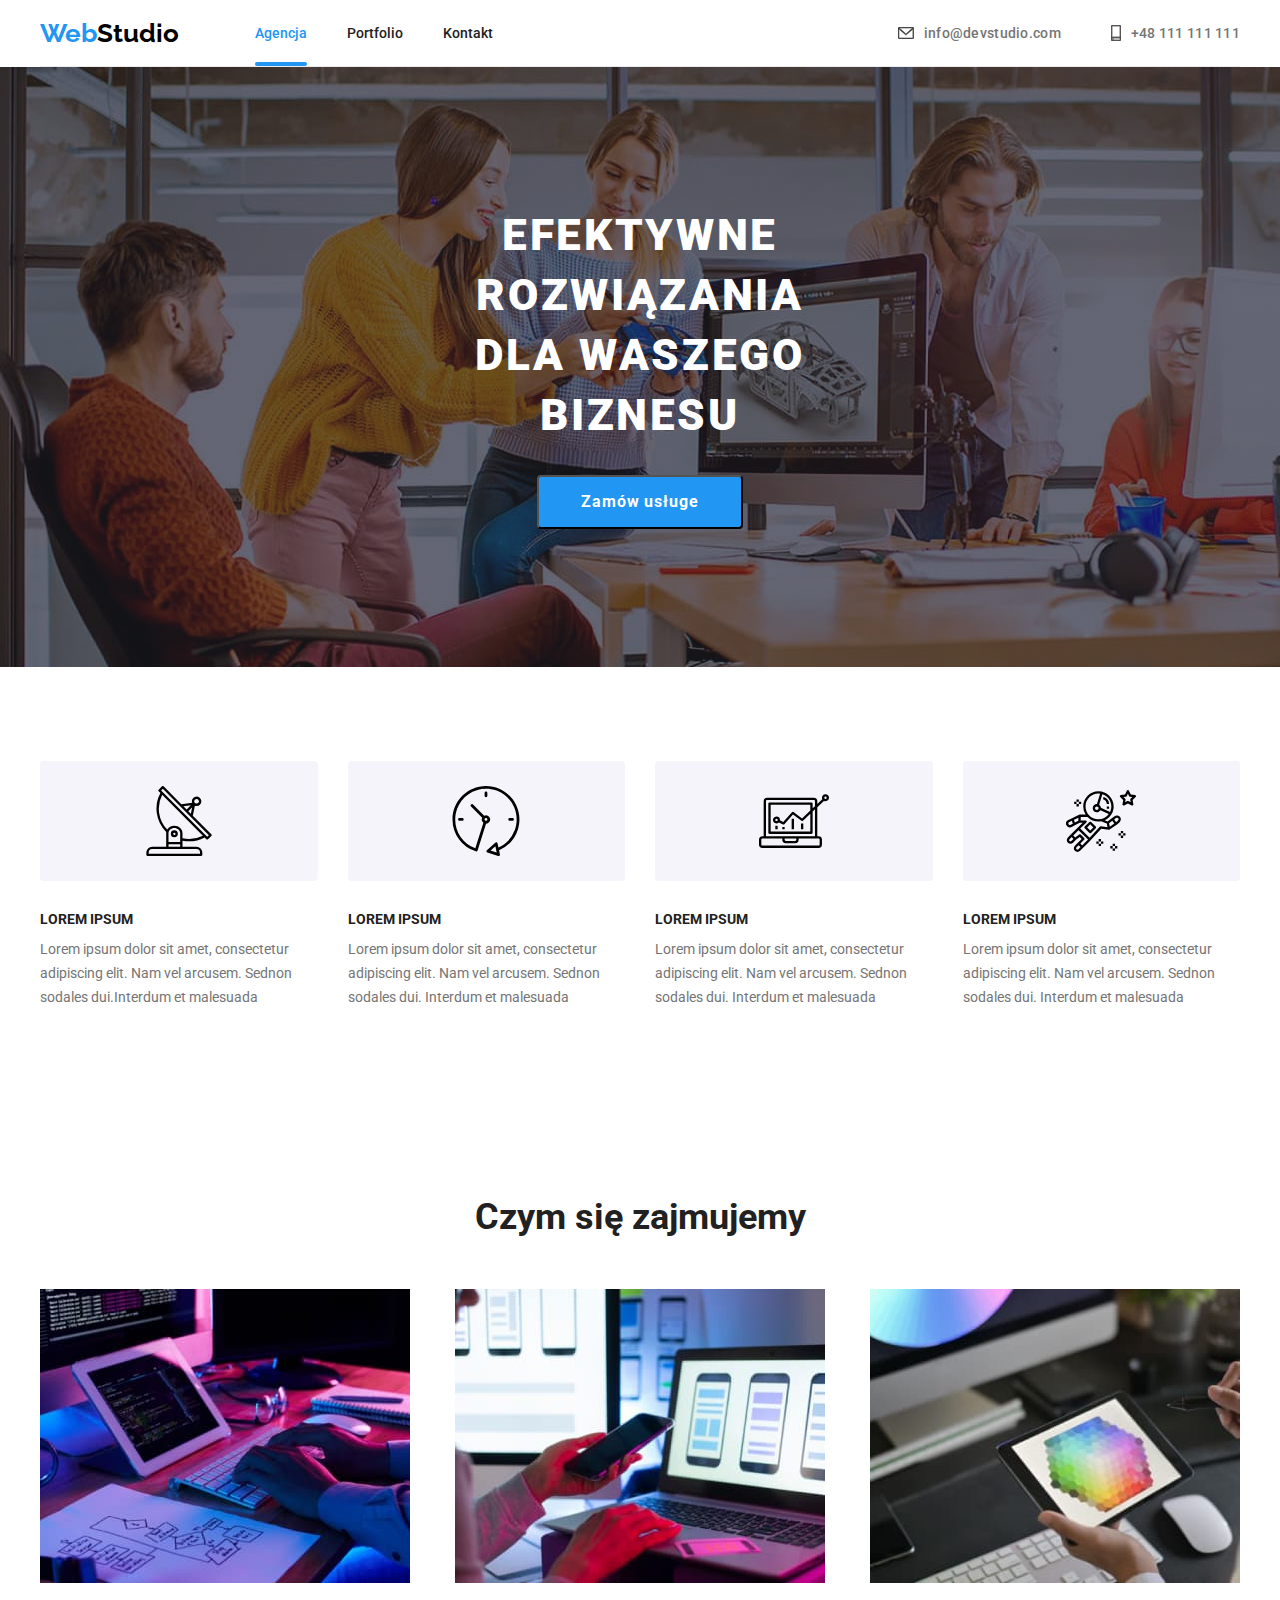
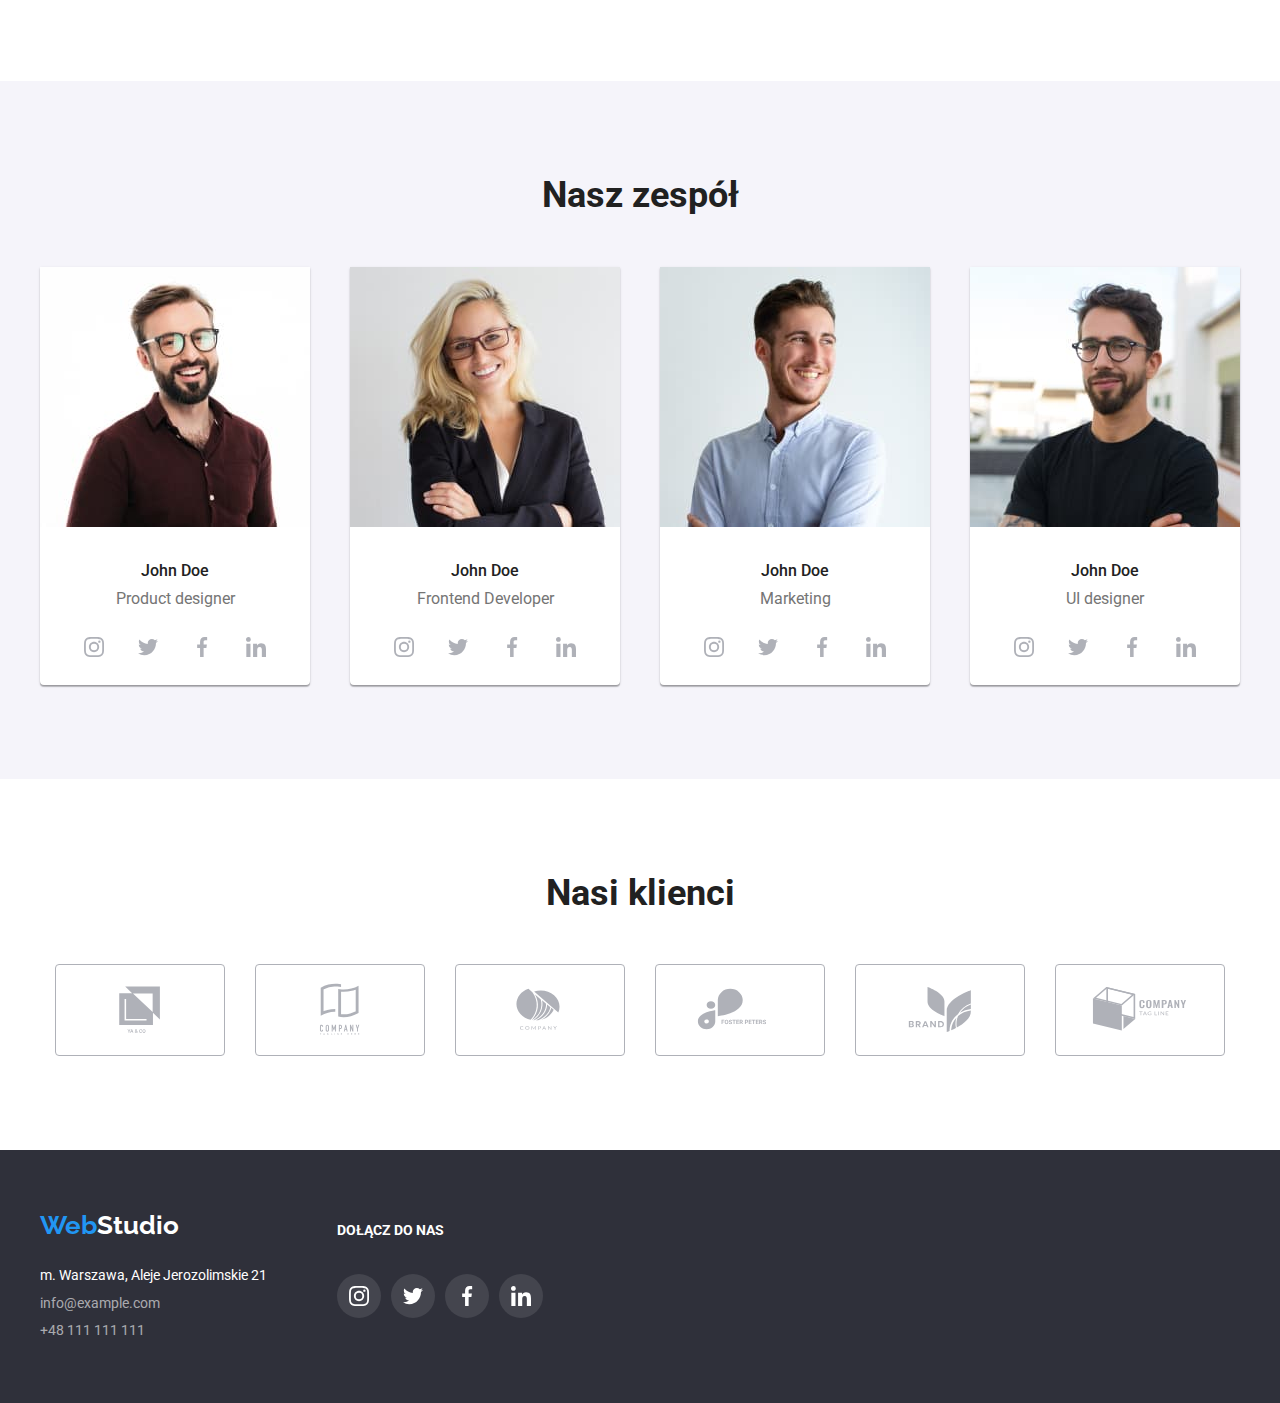
<file: goit-markup-hw-06/index.html>
<!DOCTYPE html>
<html lang="en">

<head>
    <meta charset="utf-8">
    <meta http-equiv="x-ua-compatible" content="ie=edge">
    <meta name="description" content="Nauka podstaw HTML5 dla początkujących">
    <link rel="stylesheet" href="./css/modern-normalize.min.css">
    <link rel="stylesheet" href="./css/styles.css">
    <link rel="preconnect" href="https://fonts.googleapis.com">
    <link rel="preconnect" href="https://fonts.gstatic.com" crossorigin>
    <link
        href="https://fonts.googleapis.com/css2?family=Raleway:wght@700&family=Roboto:wght@400;500;700;900&display=swap"
        rel="stylesheet">
    <title> GoIT modul HTML+CSS - Home work 4 </title>
</head>

<body>
    <!-- MENU PANEL -->
    <div class="navigation container">
        <a href="./index.html" class="link logo">
            Web<span class="accent1">Studio</span>
        </a>
        <nav>
            <ul class="nav-list">
                <li><a href="./index.html" class="link nav-page-current">Agencja</a></li>
                <li><a href="./portfolio.html" class="link nav-page">Portfolio</a></li>
                <li><a href="./index.html#contact-address" class="link nav-page">Kontakt</a></li>
            </ul>
        </nav>
        <ul class="contacts-list">
            <li>
                <a href="mailto:info@devstudio.com" class="link contact1">
                    <svg class="icon" width="16" height="12">
                        <use href="./images/icons.svg#icon-envelope"></use>
                    </svg>
                    info@devstudio.com
                </a>
            </li>
            <li>
                <a href="tel:+48111111111" class="link contact1">
                    <svg class="icon" width="10" height="16">
                        <use href="./images/icons.svg#icon-smartphone"></use>
                    </svg>
                    +48 111 111 111
                </a>
            </li>
        </ul>
    </div>

    <!-- HEADER -->
    <header class="head">
        <h1 class="heading1">EFEKTYWNE ROZWIĄZANIA DLA WASZEGO BIZNESU</h1>
        <button type="button" class="head-button" data-modal-open>Zamów usługe</button>
        <div class="backdrop is-hidden" data-modal>
            <div class="modal-body">
                <button class="close-modal-button" data-modal-close>
                    <svg class="icon-close-modal">
                        <use href="./images/icons.svg#icon-close" />
                    </svg>
                </button>
            </div>
        </div>
    </header>

    <main>
        <!-- SECTION 1 - LIST OF ARTICLES -->
        <div class="section container">
            <ul class="cards-list">
                <li class="card">
                    <div class="container-big-icon">
                        <svg width="70" height="70">
                            <use href="./images/icons.svg#icon-antenna" />
                        </svg>
                    </div>
                    <p class="article-title">LOREM IPSUM</p>
                    <p class="article-text">Lorem ipsum dolor sit amet, consectetur adipiscing elit. Nam vel arcusem.
                        Sednon sodales dui.Interdum et malesuada</p>
                </li>
                <li class="card">
                    <div class="container-big-icon">
                        <svg width="70" height="70">
                            <use href="./images/icons.svg#icon-clock" />
                        </svg>
                    </div>
                    <p class="article-title">LOREM IPSUM</p>
                    <p class="article-text">Lorem ipsum dolor sit amet, consectetur adipiscing elit. Nam vel arcusem.
                        Sednon sodales dui.
                        Interdum et malesuada</p>
                </li>
                <li class="card">
                    <div class="container-big-icon">
                        <svg width="70" height="70">
                            <use href="./images/icons.svg#icon-diagram" />
                        </svg>
                    </div>
                    <p class="article-title">LOREM IPSUM</p>
                    <p class="article-text">Lorem ipsum dolor sit amet, consectetur adipiscing elit. Nam vel arcusem.
                        Sednon sodales dui.
                        Interdum et malesuada</p>
                </li>
                <li class="card">
                    <div class="container-big-icon">
                        <svg width="70" height="70">
                            <use href="./images/icons.svg#icon-astronaut" />
                        </svg>
                    </div>
                    <p class="article-title">LOREM IPSUM</p>
                    <p class="article-text">Lorem ipsum dolor sit amet, consectetur adipiscing elit. Nam vel arcusem.
                        Sednon sodales dui.
                        Interdum et malesuada</p>
                </li>
            </ul>
        </div>

        <!-- SECTION 2 - ABOUT US -->
        <section class="section container">
            <h2 class="header2">Czym się zajmujemy</h2>
            <ul class="about-us-list">
                <li><img src="./images/our-job/programming.jpg" alt="picture of programming" width="370" height="294">
                </li>
                <li><img src="./images/our-job/layout.jpg" alt="picture of layout" width="370" height="294"></li>
                <li><img src="./images/our-job/design.jpg" alt="picture of design" width="370" height="294"></li>
            </ul>
        </section>

        <!-- SECTION 3 - OUR TEAM -->
        <section class="section our-team">
            <h2 class="header2">Nasz zespół</h2>
            <ul class="our-team-list container">
                <li class="our-team-card">
                    <img src="./images/our-people/john-doe1.jpg" alt="picture of John Doe" width="270" height="260">
                    <p>
                        <a href="#" class="link name">John Doe</a>
                    </p>
                    <p class="job">Product designer</p>
                    <ul class="social-links">
                        <li>
                            <a class="social-circle link">
                                <svg width="20" height="20">
                                    <use href="./images/icons.svg#icon-instagram" />
                                </svg>
                            </a>
                        </li>
                        <li>
                            <a class="social-circle link">
                                <svg width="20" height="20">
                                    <use href="./images/icons.svg#icon-twitter" />
                                </svg>
                            </a>
                        </li>
                        <li>
                            <a class="social-circle link">
                                <svg width="20" height="20">
                                    <use href="./images/icons.svg#icon-facebook" />
                                </svg>
                            </a>
                        </li>
                        <li>
                            <a class="social-circle link">
                                <svg width="20" height="20">
                                    <use href="./images/icons.svg#icon-linkedin" />
                                </svg>
                            </a>
                        </li>
                    </ul>
                </li>
                <li class="our-team-card">
                    <img src="./images/our-people/john-doe2.jpg" alt="picture of John Doe" width="270" height="260">
                    <p>
                        <a href="#" class="link name">John Doe</a>
                    </p>
                    <p class="job">Frontend Developer</p>
                    <ul class="social-links">
                        <li>
                            <a class="social-circle link">
                                <svg width="20" height="20">
                                    <use href="./images/icons.svg#icon-instagram" />
                                </svg>
                            </a>
                        </li>
                        <li>
                            <a class="social-circle link">
                                <svg width="20" height="20">
                                    <use href="./images/icons.svg#icon-twitter" />
                                </svg>
                            </a>
                        </li>
                        <li>
                            <a class="social-circle link">
                                <svg width="20" height="20">
                                    <use href="./images/icons.svg#icon-facebook" />
                                </svg>
                            </a>
                        </li>
                        <li>
                            <a class="social-circle link">
                                <svg width="20" height="20">
                                    <use href="./images/icons.svg#icon-linkedin" />
                                </svg>
                            </a>
                        </li>
                    </ul>
                </li>
                <li class="our-team-card">
                    <img src="./images/our-people/john-doe3.jpg" alt="picture of John Doe" width="270" height="260">
                    <p>
                        <a href="#" class="link name">John Doe</a>
                    </p>
                    <p class="job">Marketing</p>
                    <ul class="social-links">
                        <li>
                            <a class="social-circle link">
                                <svg width="20" height="20">
                                    <use href="./images/icons.svg#icon-instagram" />
                                </svg>
                            </a>
                        </li>
                        <li>
                            <a class="social-circle link">
                                <svg width="20" height="20">
                                    <use href="./images/icons.svg#icon-twitter" />
                                </svg>
                            </a>
                        </li>
                        <li>
                            <a class="social-circle link">
                                <svg width="20" height="20">
                                    <use href="./images/icons.svg#icon-facebook" />
                                </svg>
                            </a>
                        </li>
                        <li>
                            <a class="social-circle link">
                                <svg width="20" height="20">
                                    <use href="./images/icons.svg#icon-linkedin" />
                                </svg>
                            </a>
                        </li>
                    </ul>
                </li>
                <li class="our-team-card">
                    <img src="./images/our-people/john-doe4.jpg" alt="picture of John Doe" width="270" height="260">
                    <p>
                        <a href="#" class="link name">John Doe</a>
                    </p>
                    <p class="job">UI designer</p>
                    <ul class="social-links">
                        <li>
                            <a class="social-circle link">
                                <svg width="20" height="20">
                                    <use href="./images/icons.svg#icon-instagram" />
                                </svg>
                            </a>
                        </li>
                        <li>
                            <a class="social-circle link">
                                <svg width="20" height="20">
                                    <use href="./images/icons.svg#icon-twitter" />
                                </svg>
                            </a>
                        </li>
                        <li>
                            <a class="social-circle link">
                                <svg width="20" height="20">
                                    <use href="./images/icons.svg#icon-facebook" />
                                </svg>
                            </a>
                        </li>
                        <li>
                            <a class="social-circle link">
                                <svg width="20" height="20">
                                    <use href="./images/icons.svg#icon-linkedin" />
                                </svg>
                            </a>
                        </li>
                    </ul>
                </li>
            </ul>
        </section>

        <!-- SECTION 4 - CUSTOMERS -->
        <section class="section container">
            <h2 class="header2">Nasi klienci</h2>
            <ul class="customers-list">
                <li>
                    <a class="customer-rectangle link">
                        <svg width="106" height="60" class="logo-icon">
                            <use href="./images/icons.svg#icon-logo1" />
                        </svg>
                    </a>
                </li>
                <li>
                    <a class="customer-rectangle link">
                        <svg width="106" height="60" class="logo-icon">
                            <use href="./images/icons.svg#icon-logo2" />
                        </svg>
                    </a>
                </li>
                <li>
                    <a class="customer-rectangle link">
                        <svg width="106" height="60" class="logo-icon">
                            <use href="./images/icons.svg#icon-logo3" />
                        </svg>
                    </a>
                </li>
                <li>
                    <a class="customer-rectangle link">
                        <svg width="106" height="60" class="logo-icon">
                            <use href="./images/icons.svg#icon-logo4" />
                        </svg>
                    </a>
                </li>
                <li>
                    <a class="customer-rectangle link">
                        <svg width="106" height="60" class="logo-icon">
                            <use href="./images/icons.svg#icon-logo5" />
                        </svg>
                    </a>
                </li>
                <li>
                    <a class="customer-rectangle link">
                        <svg width="106" height="60" class="logo-icon">
                            <use href="./images/icons.svg#icon-logo6" />
                        </svg>
                    </a>
                </li>
            </ul>
        </section>
    </main>

    <!-- FOOTER -->
    <footer class="footer">
        <div class="container">
            <a href="./index.html" class="link logo">
                Web<span class="accent2">Studio</span>
            </a>
            <address id="contact-address">
                <ul>
                    <li class="contact2">
                        <a href="https://goo.gl/maps/GoScVA1be1kBNJ3W7" target="_blank" rel="noreferrer noopener"
                            class="link">
                            m. Warszawa, Aleje Jerozolimskie 21
                        </a>
                    </li>
                    <li class="contact3">
                        <a href="mailto:info@example.com" class="link">info@example.com</a>
                    </li>
                    <li class="contact3">
                        <a href="tel:+4793921911" class="link">+48 111 111 111</a>
                    </li>
                </ul>
            </address>
            <div class="social-box">
                <p>Dołącz do nas</p>
                <ul class="social-links">
                    <li>
                        <a class="social-circle-dark link">
                            <svg width="20" height="20">
                                <use href="./images/icons.svg#icon-instagram" />
                            </svg>
                        </a>
                    </li>
                    <li>
                        <a class="social-circle-dark link">
                            <svg width="20" height="20">
                                <use href="./images/icons.svg#icon-twitter" />
                            </svg>
                        </a>
                    </li>
                    <li>
                        <a class="social-circle-dark link">
                            <svg width="20" height="20">
                                <use href="./images/icons.svg#icon-facebook" />
                            </svg>
                        </a>
                    </li>
                    <li>
                        <a class="social-circle-dark link">
                            <svg width="20" height="20">
                                <use href="./images/icons.svg#icon-linkedin" />
                            </svg>
                        </a>
                    </li>
                </ul>
            </div>
        </div>
    </footer>

    <script src="./js/modal.js"></script>
</body>

</html>
</file>
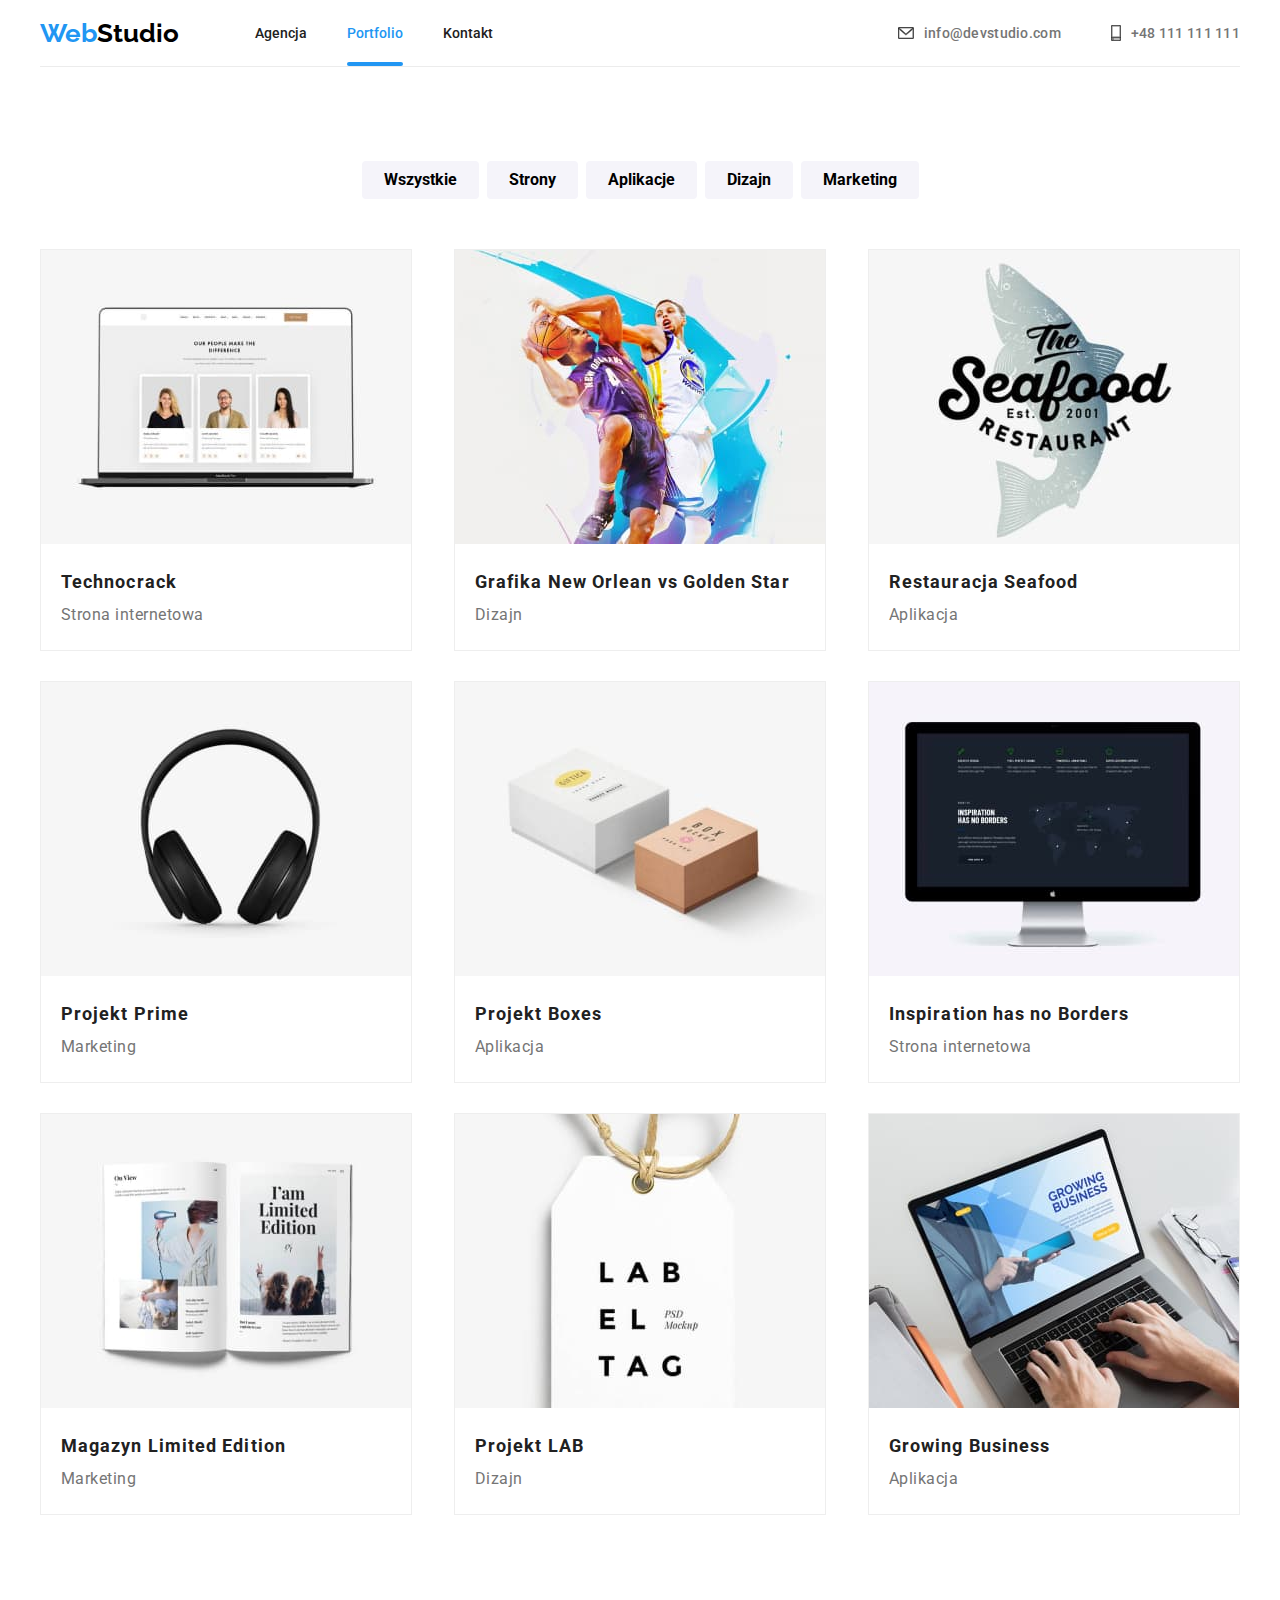
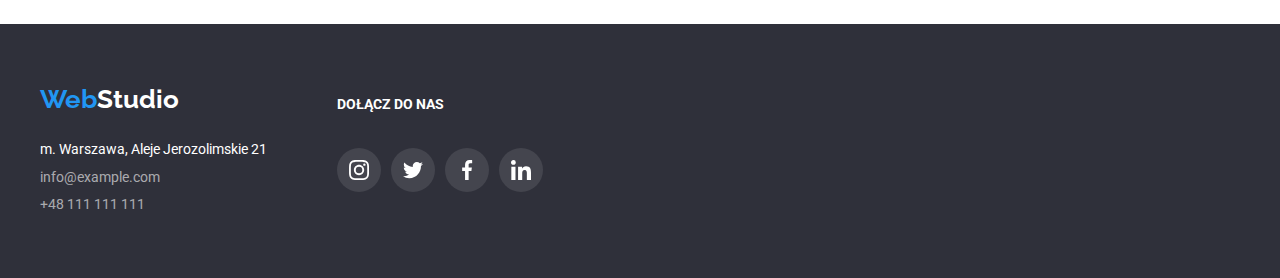
<file: goit-markup-hw-06/portfolio.html>
<!DOCTYPE html>
<html lang="en">

<head>
    <meta charset="utf-8">
    <meta http-equiv="x-ua-compatible" content="ie=edge">
    <meta name="description" content="Nauka podstaw HTML5 dla początkujących">
    <link rel="stylesheet" href="./css/modern-normalize.min.css">
    <link rel="stylesheet" href="./css/styles.css">
    <link rel="preconnect" href="https://fonts.googleapis.com">
    <link rel="preconnect" href="https://fonts.gstatic.com" crossorigin>
    <link
        href="https://fonts.googleapis.com/css2?family=Raleway:wght@700&family=Roboto:wght@400;500;700;900&display=swap"
        rel="stylesheet">
    <title> GoIT modul HTML+CSS - Home work 4 </title>
</head>

<body>
    <!-- MENU PANEL -->
    <div class="navigation container">
        <a href="./index.html" class="link logo">
            Web<span class="accent1">Studio</span>
        </a>
        <nav>
            <ul class="nav-list">
                <li><a href="./index.html" class="link nav-page">Agencja</a></li>
                <li><a href="./portfolio.html" class="link nav-page-current">Portfolio</a></li>
                <li><a href="./index.html#contact-address" class="link nav-page">Kontakt</a></li>
            </ul>
        </nav>
        <ul class="contacts-list">
            <li>
                <a href="mailto:info@devstudio.com" class="link contact1">
                    <svg class="icon" width="16" height="12">
                        <use href="./images/icons.svg#icon-envelope"></use>
                    </svg>
                    info@devstudio.com
                </a>
            </li>
            <li>
                <a href="tel:+48111111111" class="link contact1">
                    <svg class="icon" width="10" height="16">
                        <use href="./images/icons.svg#icon-smartphone"></use>
                    </svg>
                    +48 111 111 111
                </a>
            </li>
        </ul>
    </div>

    <main>
        <!-- SECTION PORTFOLIO -->
        <div class="section container">
            <!-- FILTERS -->
            <ul class="filters-list">
                <li><button type="button" class="filter-button">Wszystkie</button></li>
                <li><button type="button" class="filter-button">Strony</button></li>
                <li><button type="button" class="filter-button">Aplikacje</button></li>
                <li><button type="button" class="filter-button">Dizajn</button></li>
                <li><button type="button" class="filter-button">Marketing</button></li>
            </ul>

            <!-- CARDS -->
            <ul class="products-list">
                <li class="product-card">
                    <figure>
                        <div class="before-overlay">
                            <img src="./images/portfolio/technocrack.jpg" alt="Picture of Technocrack" width="370"
                                height="294">
                            <div class="overlay">
                                <p>
                                    Technocrack jest popularną platformą wykorzystywaną do rozpowszechniania
                                    koronawirusa.
                                    Firmy wykorzystują tę platformę do celów szpiegowskich i ataków na niezabezpieczone
                                    serwery konkurencji
                                </p>
                            </div>
                        </div>
                        <figcaption>
                            <p class="product-title">Technocrack</p>
                            <p class="product-type">Strona internetowa</p>
                        </figcaption>
                    </figure>
                </li>
                <li class="product-card">
                    <figure>
                        <div class="before-overlay">
                            <img src="./images/portfolio/new-orlean-vs-golden-star.jpg"
                                alt="Picture of Grafika New Orlean vs Golden Star" width="370" height="294">
                            <div class="overlay">
                                <p>
                                    Technocrack jest popularną platformą wykorzystywaną do rozpowszechniania
                                    koronawirusa.
                                    Firmy wykorzystują tę platformę do celów szpiegowskich i ataków na niezabezpieczone
                                    serwery konkurencji
                                </p>
                            </div>
                        </div>
                        <figcaption>
                            <p class="product-title">Grafika New Orlean vs Golden Star</p>
                            <p class="product-type">Dizajn</p>
                        </figcaption>
                    </figure>
                </li>
                <li class="product-card">
                    <figure>
                        <div class="before-overlay">
                            <img src="./images/portfolio/restauracja-seafood.jpg" alt="Picture of Restauracja Seafood"
                                width="370" height="294">
                            <div class="overlay">
                                <p>
                                    Technocrack jest popularną platformą wykorzystywaną do rozpowszechniania
                                    koronawirusa.
                                    Firmy wykorzystują tę platformę do celów szpiegowskich i ataków na niezabezpieczone
                                    serwery konkurencji
                                </p>
                            </div>
                        </div>
                        <figcaption>
                            <p class="product-title">Restauracja Seafood</p>
                            <p class="product-type">Aplikacja</p>
                        </figcaption>
                    </figure>
                </li>
                <li class="product-card">
                    <figure>
                        <div class="before-overlay">
                            <img src="./images/portfolio/projekt-prime.jpg" alt="Picture of Projekt Prime" width="370"
                                height="294">
                            <div class="overlay">
                                <p>
                                    Technocrack jest popularną platformą wykorzystywaną do rozpowszechniania
                                    koronawirusa.
                                    Firmy wykorzystują tę platformę do celów szpiegowskich i ataków na niezabezpieczone
                                    serwery konkurencji
                                </p>
                            </div>
                        </div>
                        <figcaption>
                            <p class="product-title">Projekt Prime</p>
                            <p class="product-type">Marketing</p>
                        </figcaption>
                    </figure>
                </li>
                <li class="product-card">
                    <figure>
                        <div class="before-overlay">
                            <img src="./images/portfolio/projekt-boxes.jpg" alt="Picture of Projekt Boxes" width="370"
                                height="294">
                            <div class="overlay">
                                <p>
                                    Technocrack jest popularną platformą wykorzystywaną do rozpowszechniania
                                    koronawirusa.
                                    Firmy wykorzystują tę platformę do celów szpiegowskich i ataków na niezabezpieczone
                                    serwery konkurencji
                                </p>
                            </div>
                        </div>
                        <figcaption>
                            <p class="product-title">Projekt Boxes</p>
                            <p class="product-type">Aplikacja</p>
                        </figcaption>
                    </figure>
                </li>
                <li class="product-card">
                    <figure>
                        <div class="before-overlay">
                            <img src="./images/portfolio/inspiration-has-no-borders.jpg"
                                alt="Picture of Inspiration has no Borders" width="370" height="294">
                            <div class="overlay">
                                <p>
                                    Technocrack jest popularną platformą wykorzystywaną do rozpowszechniania
                                    koronawirusa.
                                    Firmy wykorzystują tę platformę do celów szpiegowskich i ataków na niezabezpieczone
                                    serwery konkurencji
                                </p>
                            </div>
                        </div>
                        <figcaption>
                            <p class="product-title">Inspiration has no Borders</p>
                            <p class="product-type">Strona internetowa</p>
                        </figcaption>
                    </figure>
                </li>
                <li class="product-card">
                    <figure>
                        <div class="before-overlay">
                            <img src="./images/portfolio/magazyn-limited-edition.jpg"
                                alt="Picture of Magazyn Limited Edition" width="370" height="294">
                            <div class="overlay">
                                <p>
                                    Technocrack jest popularną platformą wykorzystywaną do rozpowszechniania
                                    koronawirusa.
                                    Firmy wykorzystują tę platformę do celów szpiegowskich i ataków na niezabezpieczone
                                    serwery konkurencji
                                </p>
                            </div>
                        </div>
                        <figcaption>
                            <p class="product-title">Magazyn Limited Edition</p>
                            <p class="product-type">Marketing</p>
                        </figcaption>
                    </figure>
                </li>
                <li class="product-card">
                    <figure>
                        <div class="before-overlay">
                            <img src="./images/portfolio/projekt-lab.jpg" alt="Picture of Projekt LAB" width="370"
                                height="294">
                            <div class="overlay">
                                <p>
                                    Technocrack jest popularną platformą wykorzystywaną do rozpowszechniania
                                    koronawirusa.
                                    Firmy wykorzystują tę platformę do celów szpiegowskich i ataków na niezabezpieczone
                                    serwery konkurencji
                                </p>
                            </div>
                        </div>
                        <figcaption>
                            <p class="product-title">Projekt LAB</p>
                            <p class="product-type">Dizajn</p>
                        </figcaption>
                    </figure>
                </li>
                <li class="product-card">
                    <figure>
                        <div class="before-overlay">
                            <img src="./images/portfolio/growing-business.jpg" alt="Picture of Growing Business"
                                width="370" height="294">
                            <div class="overlay">
                                <p>
                                    Technocrack jest popularną platformą wykorzystywaną do rozpowszechniania
                                    koronawirusa.
                                    Firmy wykorzystują tę platformę do celów szpiegowskich i ataków na niezabezpieczone
                                    serwery konkurencji
                                </p>
                            </div>
                        </div>
                        <figcaption>
                            <p class="product-title">Growing Business</p>
                            <p class="product-type">Aplikacja</p>
                        </figcaption>
                    </figure>
                </li>
            </ul>
        </div>
    </main>

    <!-- FOOTER -->
    <footer class="footer">
        <div class="container">
            <a href="./index.html" class="link logo">
                Web<span class="accent2">Studio</span>
            </a>
            <address id="contact-address">
                <ul>
                    <li class="contact2">
                        <a href="https://goo.gl/maps/GoScVA1be1kBNJ3W7" target="_blank" rel="noreferrer noopener"
                            class="link">
                            m. Warszawa, Aleje Jerozolimskie 21
                        </a>
                    </li>
                    <li class="contact3">
                        <a href="mailto:info@example.com" class="link">info@example.com</a>
                    </li>
                    <li class="contact3">
                        <a href="tel:+4793921911" class="link">+48 111 111 111</a>
                    </li>
                </ul>
            </address>
            <div class="social-box">
                <p>Dołącz do nas</p>
                <ul class="social-links">
                    <li>
                        <a class="social-circle-dark link">
                            <svg width="20" height="20">
                                <use href="./images/icons.svg#icon-instagram" />
                            </svg>
                        </a>
                    </li>
                    <li>
                        <a class="social-circle-dark link">
                            <svg width="20" height="20">
                                <use href="./images/icons.svg#icon-twitter" />
                            </svg>
                        </a>
                    </li>
                    <li>
                        <a class="social-circle-dark link">
                            <svg width="20" height="20">
                                <use href="./images/icons.svg#icon-facebook" />
                            </svg>
                        </a>
                    </li>
                    <li>
                        <a class="social-circle-dark link">
                            <svg width="20" height="20">
                                <use href="./images/icons.svg#icon-linkedin" />
                            </svg>
                        </a>
                    </li>
                </ul>
            </div>
        </div>
    </footer>

</body>

</html>
</file>
<file: goit-markup-hw-06/css/styles.css>
/* GLOBAL SETTINGS */
:root {
    --standard-animation: 250ms cubic-bezier(0.4, 0, 0.2, 1);
}

body {
    font-family: "Roboto", sans-serif;
    color: #212121;
}

* h1,
h2,
p,
ul {
    margin: 0;
}

.link {
    text-decoration: none;
    font-style: normal;
}
.link:hover,            /* .link:active, */
.link:focus {
    color: #2196F3;
    cursor: pointer;
    transition: scale var(--standard-animation);
}

ul {
    list-style: none;
    padding: 0;
}

.container {
    max-width: 1200px;
    margin: 0 auto;
}

.section {
    padding: 94px 0;
}


/* NAVIGATION PANEL */
.navigation {
    display: flex;
    justify-content: space-between;
    border-bottom: 1px solid #ECECEC;
}

.logo {
    font-family: "Raleway", sans-serif;
    color: #2196F3;
    font-weight: 700;
    font-size: 26px;
    line-height: 1.192307692307692;
    margin-right: 76px;
    display: flex;
    align-items: center;
}
.accent1 {
    color: #000000;
}
.accent2 {
    color: #FFFFFF;
}

.nav-list {
    display: flex;
    padding: 24px 0;
    gap: 40px;
}

.nav-page {
    color: #212121;
    font-size: 14px;
    font-weight: 500;
    line-height: 1.142857142857143;
}

.nav-list>li {
    position: relative;
}

.nav-page-current {
    color: #2196F3;
    font-size: 14px;
    font-weight: 500;
}

.nav-page-current::after {
    position: absolute;
    content: " ";
    height: 4px;
    width: 100%;
    bottom: -24px;
    left: 0px;
    border-radius: 2px;
    background-color: #2196F3;
}

.contacts-list {
    display: flex;
    align-items: center;
    background-color: #FFFFFF;
    margin-left: auto;
}

.contact1 {
    display: flex;
    align-items: center;
    background-color: #FFFFFF;
    color: #757575;
    font-size: 14px;
    font-weight: 500;
    letter-spacing: 0.02em;
    margin-left: 50px;
    stroke: #757575;    /* zapis nie konieczny, dotyczy bazowego koloru obramowania. Naszukalem sie dziada wiec zostaje */
    stroke-width: 2px;
}
.contact1:hover,
.contact1:focus,
.contact1:active {
    background-color: #FFFFFF;
    color: #2196F3;
    stroke: #2196F3;
    stroke-width: 2px;
    transition: scale var(--standard-animation);
}

.contact1>svg {
    margin-right: 10px;
}


/* HEADER */
.head {
    display: flex;
    align-items: center;
    justify-content: center;
    flex-direction: column;
    max-width: 1600px;
    max-height: 600px;
    margin-left: auto;
    margin-right: auto;
    padding: 200px 452px;
    background-color: rgba(47, 48, 58);
    background-image: linear-gradient(rgba(47, 48, 58, 0.4), rgba(47, 48, 58, 0.4)),
    url("../images/header-background.jpg");
}

.heading1 {
    color: #FFFFFF;
    font-size: 44px;
    font-weight: 900;
    line-height: 1.363636363636364;
    letter-spacing: 0.06em;
    text-align: center;
    text-transform: uppercase;
    margin-bottom: 15px;
}

.head-button {
    color: #FFFFFF;
    background-color: #2196F3;
    font-weight: bold;
    line-height: 1.875;
    letter-spacing: 0.06em;
    border-radius: 4px;
    cursor: pointer;
    padding: 10px 42px;
    margin-top: 15px;
}

.backdrop {
    position: fixed;
    top: 0;
    left: 0;
    width: 100%;
    height: 100%;
    background-color: rgba(21, 20, 32, 0.5);
    pointer-events: all;
    visibility: visible;
    transition: opacity 250ms;
    display: flex;
}

.modal-body {
    position: relative;
    min-width: 528px;
    min-height: 584px;
    margin: auto;
    background-color: #FFF;
    border-radius: 4px;
    box-shadow: 0px 2px 1px 0px rgba(0, 0, 0, 0.20),
                0px 1px 1px 0px rgba(0, 0, 0, 0.14),
                0px 1px 3px 0px rgba(0, 0, 0, 0.12);
    z-index: 1;
    transition: scale var(--standard-animation);
}

.close-modal-button {
    position: absolute;
    inset: 8px 8px auto auto;
    width: 30px;
    height: 30px;
    border-radius: 50%;
    border: 1px solid rgba(0, 0, 0, 0.1);
    background-color: #FFFFFF;
    fill: #000000;
    display: flex;
    justify-content: center;
    align-items: center;
}

.close-modal-button:hover,
.close-modal-button:focus {
    cursor: pointer;
}

.is-hidden {
    pointer-events: none;
    visibility: none;
    opacity: 0;
}


/* SECTION 1 - LIST OF ARTICLES */
.cards-list {
    display: flex;
    justify-content: space-between;
    flex-wrap: wrap;
}

.card {
    flex-basis: calc((100% - 90px) / 4);
    list-style: none;
    margin: 0 15px;
}
.card:nth-child(4n+4) {
    margin-right: 0;
}
.card:nth-child(4n+1) {
    margin-left: 0;
}

.container-big-icon {
    display: flex;
    justify-content: center;
    align-items: center;
    padding: 25px 0;
    margin-bottom: 30px;
    background: #F5F4FA;
    border-radius: 4px;
}

.article-title {
    font-size: 14px;
    font-weight: 700;
    line-height: 1.142857142857143;
    text-transform: uppercase;
    margin-bottom: 10px;
}

.article-text {
    color: #757575;
    font-size: 14px;
    line-height: 1.714285714285714;
}


/* SECTION 2 - ABOUT US */
.header2 {
    font-weight: 700;
    font-size: 2.25em;
    text-align: center;
    margin-bottom: 50px;
}

.about-us-list {
    display: flex;
    justify-content: space-between;
}


/* SECTION 3 - OUR TEAM */
.our-team{
    background-color: #F5F4FA;
    max-width: 1600px;
    margin-left: auto;
    margin-right: auto;
}

.our-team-list {
    display: flex;
    justify-content: space-between;
}

.our-team-list>li {
    text-align: center;
}

.name {
    font-weight: 500;
    line-height: 1.1875;
    color: #212121;
}

.our-team-card {
    background-color: #FFFFFF;
    box-shadow: 0px 1px 3px rgba(0, 0, 0, 0.12),
                0px 1px 1px rgba(0, 0, 0, 0.14),
                0px 2px 1px rgba(0, 0, 0, 0.2);
    border-radius: 0px 0px 4px 4px;
}

.our-team-card>img {
    margin-bottom: 30px;
}

.job {
    color: #757575;
    margin-top: 10px;
}

.social-links {
    display: flex;
    justify-content: center;
    margin: 16px 0;
}

.social-circle {
    display: flex;
    justify-content: center;
    align-items: center;
    padding: 12px;
    border-radius: 50%;   /* zaokraglenie */
    margin: 0 5px;
    fill: #AFB1B8;
}
.social-circle:hover,
.social-circle:focus,
.social-circle-dark:hover,
.social-circle-dark:focus {
    background-color:#2196F3;
    fill: #fff;
    transition: scale var(--standard-animation);
}


/* SECTION 4 - CUSTOMERS */
.customers-list {
    display: flex;
    justify-content: space-between;
}

.customer-rectangle {
    display: flex;
    justify-content: center;
    align-items: center;
    padding: 15px 31px;
    margin: 0 15px;
    border: 1px solid #AFB1B8;
    border-radius: 4px;
    fill: #AFB1B8;
}

.customer-rectangle:hover,
.customer-rectangle:focus,
.customer-rectangle:active {
    border-color: #2196F3;
    fill: #2196f3;
    transition: scale var(--standard-animation);
}


/* SECTION PORTFOLIO */
.filters-list {
    display: flex;
    justify-content: center;
    margin-bottom: 35px;
}

.filters-list>li:not(:last-child) {
    margin-right: 8px;
}

.filter-button {
    background-color: #F5F4FA;
    cursor: pointer;
    border-width: 0;
    line-height: 1.625;
    font-weight: bold;
    border-radius: 4px;
    padding: 6px 22px;
}
.filter-button:focus,
.filter-button:hover {
    background-color: #2196F3;
    color: #FFFFFF;
    box-shadow: 0px 3px 1px rgba(0, 0, 0, 0.1),
                0px 1px 2px rgba(0, 0, 0, 0.08),
                0px 2px 2px rgba(0, 0, 0, 0.12);
    border-radius: 4px;
    transition: scale var(--standard-animation);
}

.products-list {
    display: flex;
    flex-wrap: wrap;
    justify-content: space-between;
}

.product-card {
    background: #FFFFFF;
    border: 1px solid #EEEEEE;
    display: flex;
    margin: 15px 0 15px 0;
}
.product-card:hover,
.product-card:focus,
.product-card:active {
    background: #FFFFFF;
    border: 1px solid #EEEEEE;
    box-shadow: 0px 1px 1px rgba(0, 0, 0, 0.12),
                0px 4px 4px rgba(0, 0, 0, 0.06),
                1px 4px 6px rgba(0, 0, 0, 0.16);
    cursor: pointer;
    transition: scale var(--standard-animation);
}

figure {
    margin: 0;
}

.before-overlay {
    position: relative;
    overflow: hidden;
    max-height: 294px;
}
.overlay {
    position: absolute;
    top: 0;
    left: 0;
    width: 100%;
    height: 100%;
    background-color: #2196F3;
    opacity: 90%;
    font-size: 18px;
    line-height: 28px;
    letter-spacing: 0.54px;
    color: #FFFFFF;
    transform: translateY(101%);
    display: flex;
    align-items: center;
    padding: 24px;
}
.product-card:hover .overlay {
    transform: translateY(0);
    transition: transform var(--standard-animation);
}

.product-title {
    font-weight: bold;
    font-size: 18px;
    line-height: 2;
    letter-spacing: 1.08px;
    padding: 20px 20px 0 20px;
}

.product-type {
    color: #757575;
    font-size: 16px;
    letter-spacing: 0.48px;
    line-height: 1.875;
    padding: 0 20px 20px 20px;
}


/* FOOTER */
.footer {
    background-color: #2F303A;
    max-width: 1600px;
    margin-left: auto;
    margin-right: auto;
    padding: 60px 0px;
}

.footer>div {
    max-height: 252px;
    display: flex;
    flex-direction: column;
    flex-wrap: wrap;
    align-content: flex-start;
}

.social-box {
    display: flex;
    flex-direction: column;
    margin-left: 70px;
}

.social-box>p {
    margin: 12px 0 20px 0;
    text-transform: uppercase;
    color: #FFFFFF;
    font-weight: 700;
    font-size: 14px;
    line-height: 1.142857142857143;
}

address {
    margin-top: 20px;
}

.contact2,
.contact3 {
    line-height: 1.714285714285714;
}

.contact2>a {
    font-size: 14px;
    color: #FFFFFF;
    line-height: 1.714285714285714;
}

.contact3>a {
    font-size: 14px;
    color: rgba(255, 255, 255, 0.6); /* bialy, 60% przezroczystosci */
    line-height: 1.714285714285714;
}

.social-circle-dark {
    display: flex;
    justify-content: space-between;
    align-items: center;
    padding: 12px;
    border-radius: 50%;     /* zaokraglenie */
    margin: 0 10px 0 0;
    fill: #FFFFFF;
    background-color: rgba(255, 255, 255, 0.1);
}
.social-circle-dark:hover,
.social-circle-dark:focus {
    background-color: #2196F3;
    fill: #fff;
    transition: scale var(--standard-animation);
}
</file>
